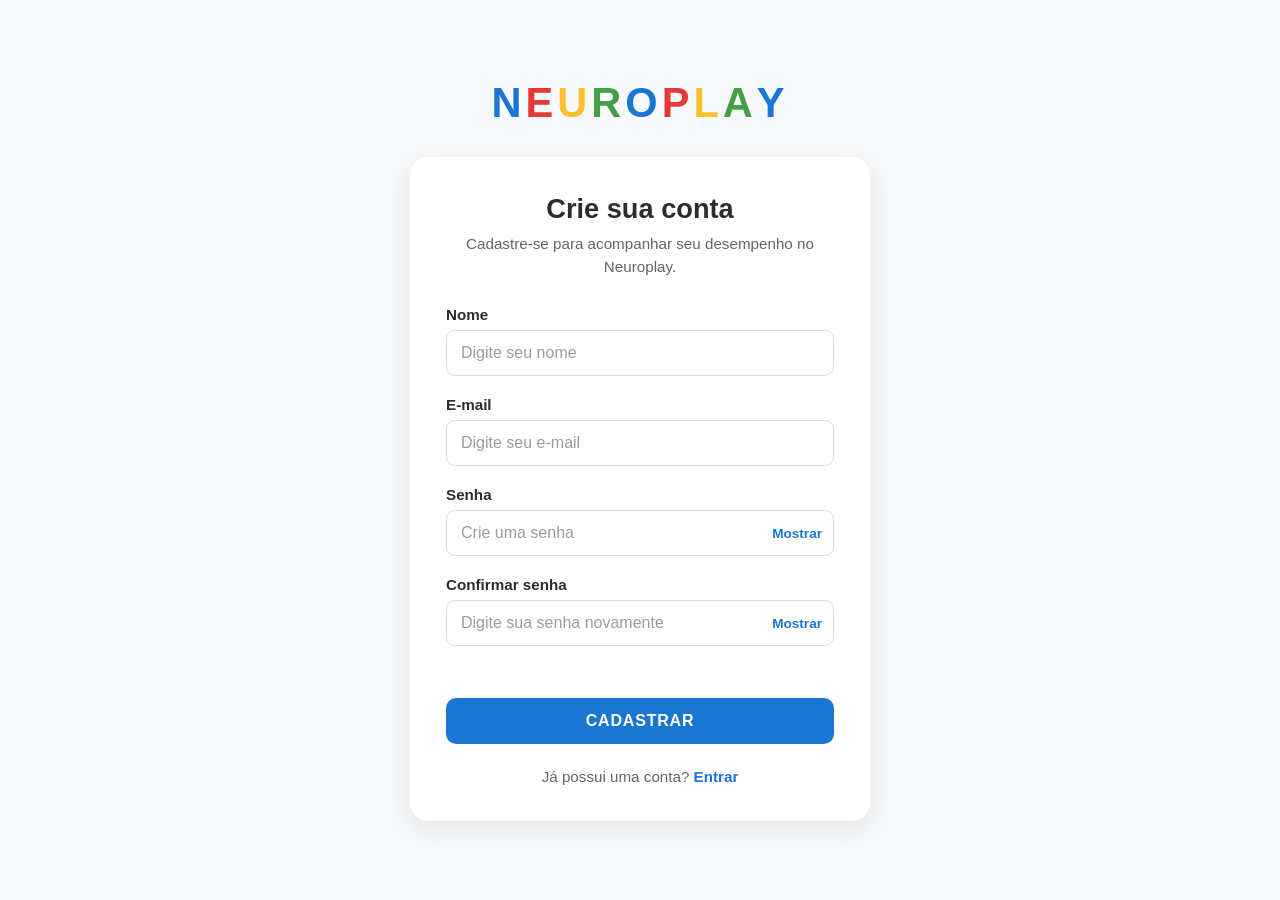
<file: telas/cadastro.html>
<!DOCTYPE html>
<html lang="pt-BR">

<head>
    <meta charset="UTF-8">
    <meta name="viewport" content="width=device-width, initial-scale=1.0">

    <title>Cadastro | Neuroplay</title>

    <link rel="stylesheet" href="../css/cadastro.css">
</head>

<body>

    <main class="cadastro-container">

        <!-- Logo -->
        <div class="logo">

            <h1 class="nome-logo" aria-label="Neuroplay">
                <span class="azul">N</span>
                <span class="vermelho">E</span>
                <span class="amarelo">U</span>
                <span class="verde">R</span>
                <span class="azul">O</span>
                <span class="vermelho">P</span>
                <span class="amarelo">L</span>
                <span class="verde">A</span>
                <span class="azul">Y</span>
            </h1>

        </div>

        <!-- Área de cadastro -->
        <section class="cadastro">

            <h2>Crie sua conta</h2>

            <p class="subtitulo">
                Cadastre-se para acompanhar seu desempenho no Neuroplay.
            </p>

            <form id="formCadastro">

                <!-- Nome -->
                <div class="campo">

                    <label for="nome">
                        Nome
                    </label>

                    <input
                        type="text"
                        id="nome"
                        name="nome"
                        placeholder="Digite seu nome"
                        autocomplete="name"
                        required
                    >

                </div>


                <!-- E-mail -->
                <div class="campo">

                    <label for="email">
                        E-mail
                    </label>

                    <input
                        type="email"
                        id="email"
                        name="email"
                        placeholder="Digite seu e-mail"
                        autocomplete="email"
                        required
                    >

                </div>


                <!-- Senha -->
                <div class="campo">

                    <label for="senha">
                        Senha
                    </label>

                    <div class="campo-senha">

                        <input
                            type="password"
                            id="senha"
                            name="senha"
                            placeholder="Crie uma senha"
                            autocomplete="new-password"
                            minlength="6"
                            required
                        >

                        <button
                            type="button"
                            class="mostrar-senha"
                            data-input="senha"
                            aria-label="Mostrar senha"
                        >
                            Mostrar
                        </button>

                    </div>

                </div>


                <!-- Confirmar senha -->
                <div class="campo">

                    <label for="confirmarSenha">
                        Confirmar senha
                    </label>

                    <div class="campo-senha">

                        <input
                            type="password"
                            id="confirmarSenha"
                            name="confirmarSenha"
                            placeholder="Digite sua senha novamente"
                            autocomplete="new-password"
                            minlength="6"
                            required
                        >

                        <button
                            type="button"
                            class="mostrar-senha"
                            data-input="confirmarSenha"
                            aria-label="Mostrar senha"
                        >
                            Mostrar
                        </button>

                    </div>

                </div>


                <!-- Mensagem de erro/sucesso -->
                <p id="mensagem" aria-live="polite"></p>


                <!-- Botão -->
                <button type="submit" id="btnCadastrar">
                    CADASTRAR
                </button>

            </form>


            <!-- Link para login -->
            <p class="possui-conta">
                Já possui uma conta?
                <a href="login.html">Entrar</a>
            </p>

        </section>

    </main>

    <script src="../scripts/cadastro.js"></script>

</body>

</html>
</file>
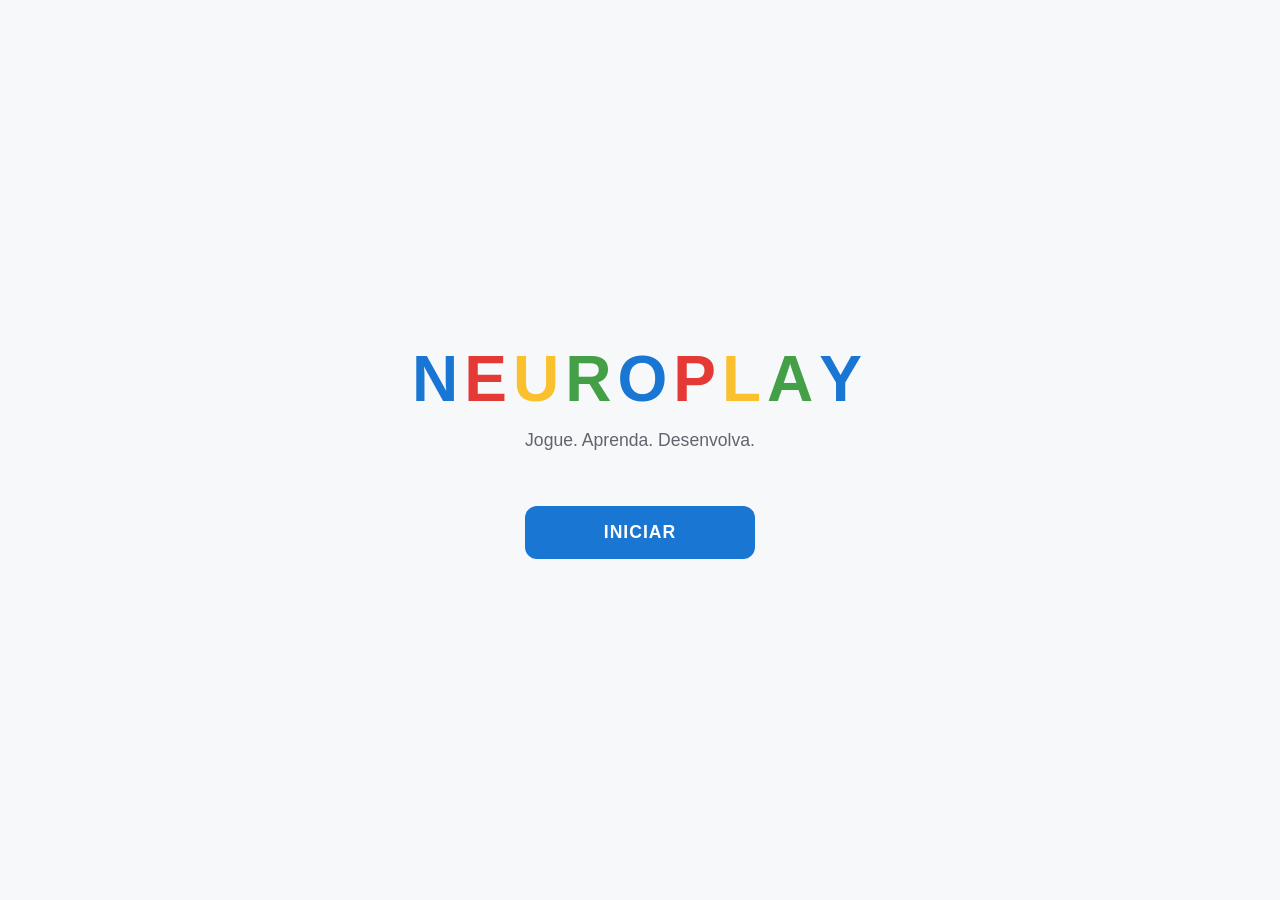
<file: telas/inicio.html>
<!DOCTYPE html>
<html lang="pt-BR">

<head>
    <meta charset="UTF-8">
    <meta name="viewport" content="width=device-width, initial-scale=1.0">

    <title>Neuroplay</title>

    <link rel="stylesheet" href="../css/inicio.css">
</head>

<body>

    <main class="inicio">

        <div class="logo">

            <h1 class="nome-logo" aria-label="Neuroplay">
                <span class="azul">N</span>
                <span class="vermelho">E</span>
                <span class="amarelo">U</span>
                <span class="verde">R</span>
                <span class="azul">O</span>
                <span class="vermelho">P</span>
                <span class="amarelo">L</span>
                <span class="verde">A</span>
                <span class="azul">Y</span>
            </h1>

            <p>Jogue. Aprenda. Desenvolva.</p>

        </div>

        <button id="btnIniciar" type="button">
            INICIAR
        </button>

    </main>

    <script src="../scripts/inicio.js"></script>

</body>

</html>
</file>
<file: css/cadastro.css>
/* ==============================
   CONFIGURAÇÕES GERAIS
================================= */

* {
    margin: 0;
    padding: 0;
    box-sizing: border-box;
}


/* ==============================
   PALETA NEUROPLAY
================================= */

:root {
    --azul: #1976D2;
    --vermelho: #E53935;
    --amarelo: #FBC02D;
    --verde: #43A047;

    --azul-escuro: #1259A3;

    --fundo: #F7F8FA;
    --branco: #FFFFFF;

    --texto: #292D32;
    --texto-secundario: #60646C;

    --borda: #D9DDE3;
}


/* ==============================
   PÁGINA
================================= */

body {
    min-height: 100vh;

    display: flex;
    justify-content: center;
    align-items: center;

    padding: 40px 20px;

    font-family: Arial, Helvetica, sans-serif;

    background-color: var(--fundo);
    color: var(--texto);
}


/* ==============================
   CONTAINER PRINCIPAL
================================= */

.cadastro-container {
    width: 100%;
    max-width: 460px;
}


/* ==============================
   LOGO
================================= */

.logo {
    text-align: center;
    margin-bottom: 30px;
}

.nome-logo {
    display: flex;
    justify-content: center;

    font-size: 2.6rem;
    font-weight: 800;
    letter-spacing: 4px;
}


.azul {
    color: var(--azul);
}

.vermelho {
    color: var(--vermelho);
}

.amarelo {
    color: var(--amarelo);
}

.verde {
    color: var(--verde);
}


/* ==============================
   CARD DE CADASTRO
================================= */

.cadastro {
    width: 100%;

    padding: 36px;

    background-color: var(--branco);

    border-radius: 18px;

    box-shadow: 0 8px 30px rgba(0, 0, 0, 0.08);
}


.cadastro h2 {
    text-align: center;

    font-size: 1.7rem;

    margin-bottom: 8px;
}


.subtitulo {
    text-align: center;

    color: var(--texto-secundario);

    font-size: 0.95rem;
    line-height: 1.5;

    margin-bottom: 28px;
}


/* ==============================
   CAMPOS
================================= */

.campo {
    margin-bottom: 20px;
}


.campo label {
    display: block;

    margin-bottom: 7px;

    font-size: 0.95rem;
    font-weight: 600;
}


.campo input {
    width: 100%;

    padding: 13px 14px;

    border: 1px solid var(--borda);
    border-radius: 9px;

    font-size: 1rem;

    color: var(--texto);
    background-color: var(--branco);

    outline: none;

    transition:
        border-color 0.2s ease,
        box-shadow 0.2s ease;
}


.campo input::placeholder {
    color: #989CA3;
}


.campo input:focus {
    border-color: var(--azul);

    box-shadow: 0 0 0 3px rgba(25, 118, 210, 0.12);
}


/* ==============================
   SENHA
================================= */

.campo-senha {
    position: relative;
}


.campo-senha input {
    padding-right: 85px;
}


.mostrar-senha {
    position: absolute;

    right: 12px;
    top: 50%;

    transform: translateY(-50%);

    border: none;
    background: none;

    color: var(--azul);

    font-size: 0.85rem;
    font-weight: 600;

    cursor: pointer;
}


/* ==============================
   MENSAGENS
================================= */

#mensagem {
    min-height: 20px;

    margin-bottom: 12px;

    text-align: center;

    font-size: 0.9rem;
}


.mensagem-erro {
    color: var(--vermelho);
}


.mensagem-sucesso {
    color: var(--verde);
}


/* ==============================
   BOTÃO CADASTRAR
================================= */

#btnCadastrar {
    width: 100%;

    padding: 14px;

    border: none;
    border-radius: 10px;

    background-color: var(--azul);
    color: var(--branco);

    font-size: 1rem;
    font-weight: bold;

    letter-spacing: 0.8px;

    cursor: pointer;

    transition:
        background-color 0.2s ease,
        transform 0.2s ease,
        box-shadow 0.2s ease;
}


#btnCadastrar:hover {
    background-color: var(--azul-escuro);

    transform: translateY(-1px);

    box-shadow: 0 5px 14px rgba(25, 118, 210, 0.20);
}


#btnCadastrar:focus-visible {
    outline: 3px solid var(--amarelo);
    outline-offset: 3px;
}


/* ==============================
   LINK LOGIN
================================= */

.possui-conta {
    margin-top: 24px;

    text-align: center;

    color: var(--texto-secundario);

    font-size: 0.95rem;
}


.possui-conta a {
    color: var(--azul);

    font-weight: bold;

    text-decoration: none;
}


.possui-conta a:hover {
    text-decoration: underline;
}


/* ==============================
   RESPONSIVIDADE
================================= */

@media (max-width: 520px) {

    body {
        padding: 25px 15px;
    }


    .cadastro {
        padding: 28px 22px;
    }


    .nome-logo {
        font-size: 2.1rem;
        letter-spacing: 2px;
    }

}
</file>
<file: css/inicio.css>
/* ==============================
   CONFIGURAÇÕES GERAIS
================================= */

* {
    margin: 0;
    padding: 0;
    box-sizing: border-box;
}


/* ==============================
   PALETA DO NEUROPLAY
================================= */

:root {
    --azul: #1976D2;
    --vermelho: #E53935;
    --amarelo: #FBC02D;
    --verde: #43A047;

    --azul-escuro: #1259A3;

    --fundo: #F7F8FA;
    --branco: #FFFFFF;

    --texto: #292D32;
    --texto-secundario: #60646C;
}


/* ==============================
   PÁGINA
================================= */

body {
    min-height: 100vh;

    display: flex;
    justify-content: center;
    align-items: center;

    font-family: Arial, Helvetica, sans-serif;

    background-color: var(--fundo);
    color: var(--texto);
}


/* ==============================
   CONTEÚDO PRINCIPAL
================================= */

.inicio {
    display: flex;
    flex-direction: column;
    justify-content: center;
    align-items: center;

    gap: 55px;

    width: 100%;
    padding: 30px;
}


/* ==============================
   LOGO
================================= */

.logo {
    text-align: center;
}

.nome-logo {
    display: flex;
    justify-content: center;

    font-size: 4rem;
    font-weight: 800;

    letter-spacing: 6px;
}


/* CORES DAS LETRAS */

.azul {
    color: var(--azul);
}

.vermelho {
    color: var(--vermelho);
}

.amarelo {
    color: var(--amarelo);
}

.verde {
    color: var(--verde);
}


/* SLOGAN */

.logo p {
    margin-top: 14px;

    font-size: 1.1rem;
    font-weight: 500;

    color: var(--texto-secundario);
}


/* ==============================
   BOTÃO
================================= */

#btnIniciar {
    width: 230px;
    padding: 16px;

    border: none;
    border-radius: 12px;

    background-color: var(--azul);
    color: var(--branco);

    font-size: 1.1rem;
    font-weight: bold;
    letter-spacing: 1px;

    cursor: pointer;

    transition:
        background-color 0.2s ease,
        transform 0.2s ease,
        box-shadow 0.2s ease;
}


/* HOVER */

#btnIniciar:hover {
    background-color: var(--azul-escuro);

    transform: translateY(-2px);

    box-shadow: 0 6px 18px rgba(25, 118, 210, 0.25);
}


/* NAVEGAÇÃO POR TECLADO */

#btnIniciar:focus-visible {
    outline: 3px solid var(--amarelo);
    outline-offset: 4px;
}


/* ==============================
   RESPONSIVIDADE
================================= */

@media (max-width: 600px) {

    .nome-logo {
        font-size: 2.7rem;
        letter-spacing: 3px;
    }

    .logo p {
        font-size: 1rem;
    }

    #btnIniciar {
        width: 200px;
    }
}
</file>
